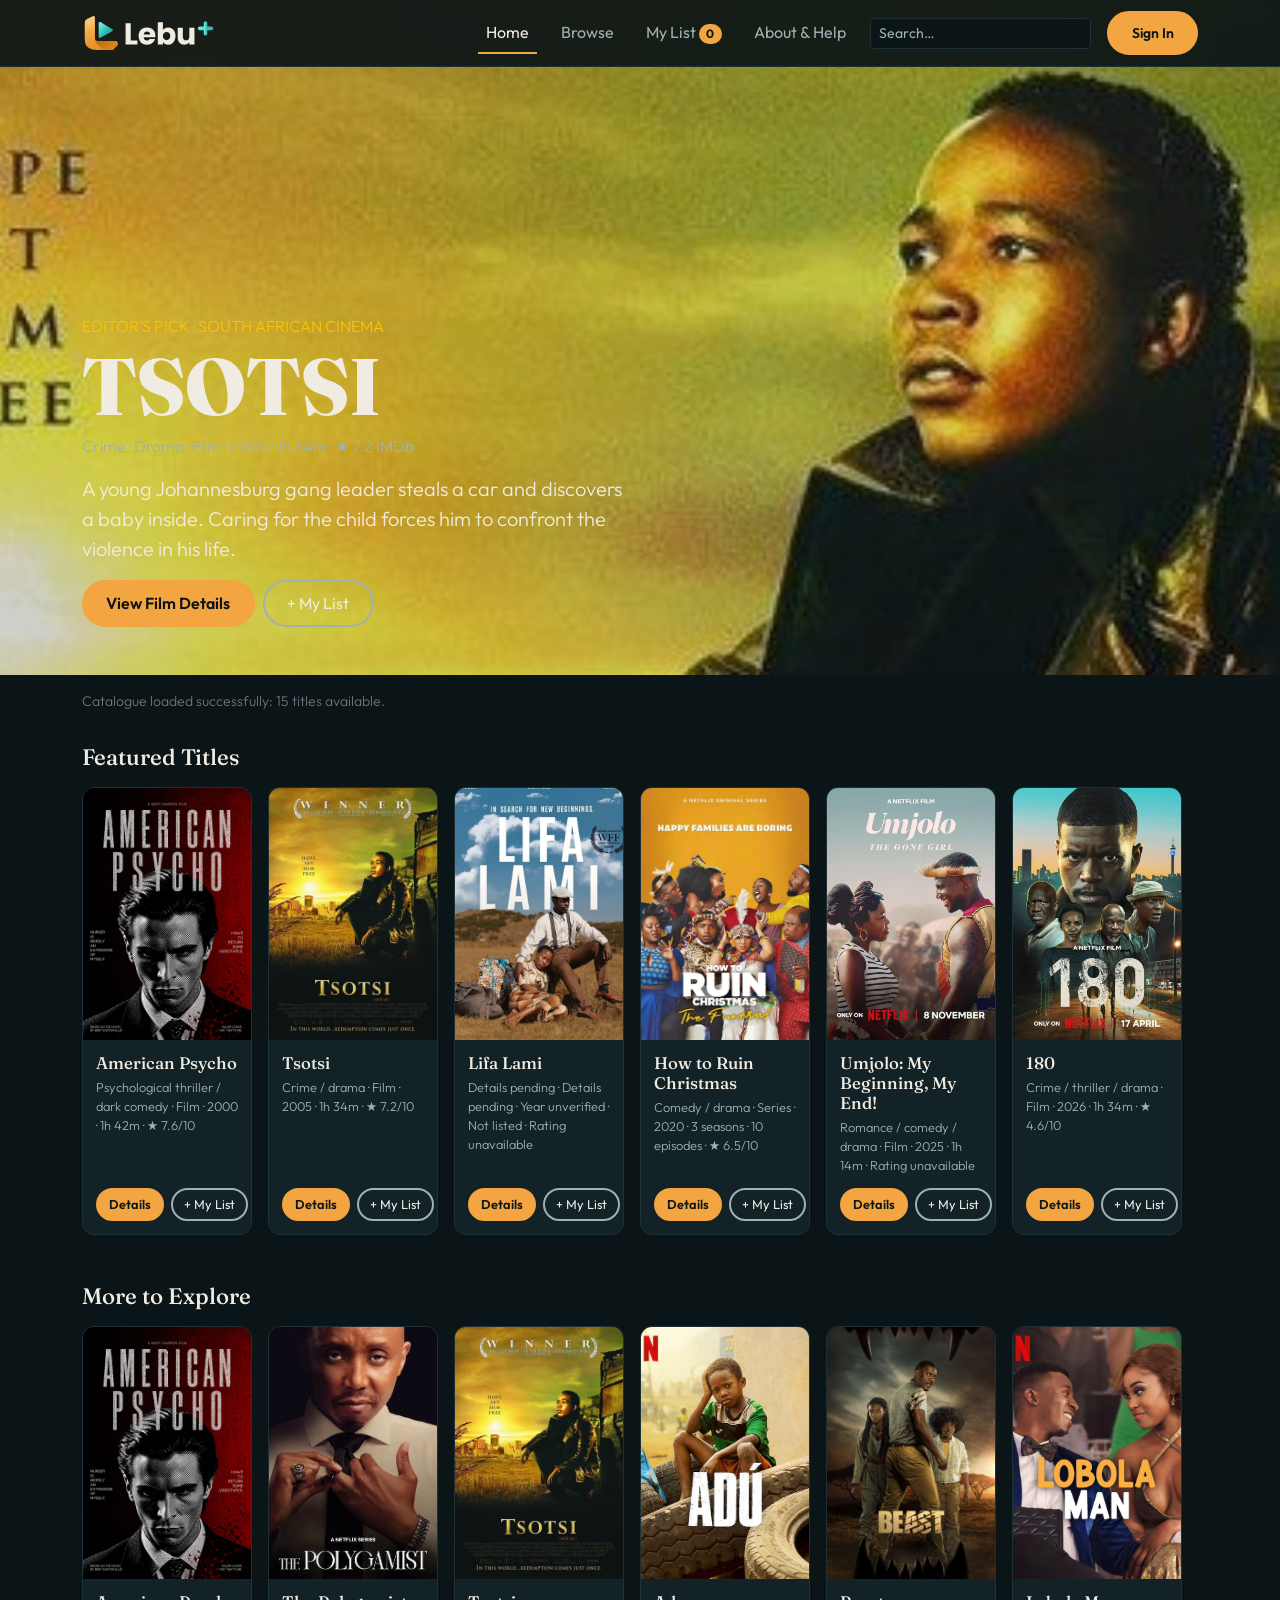
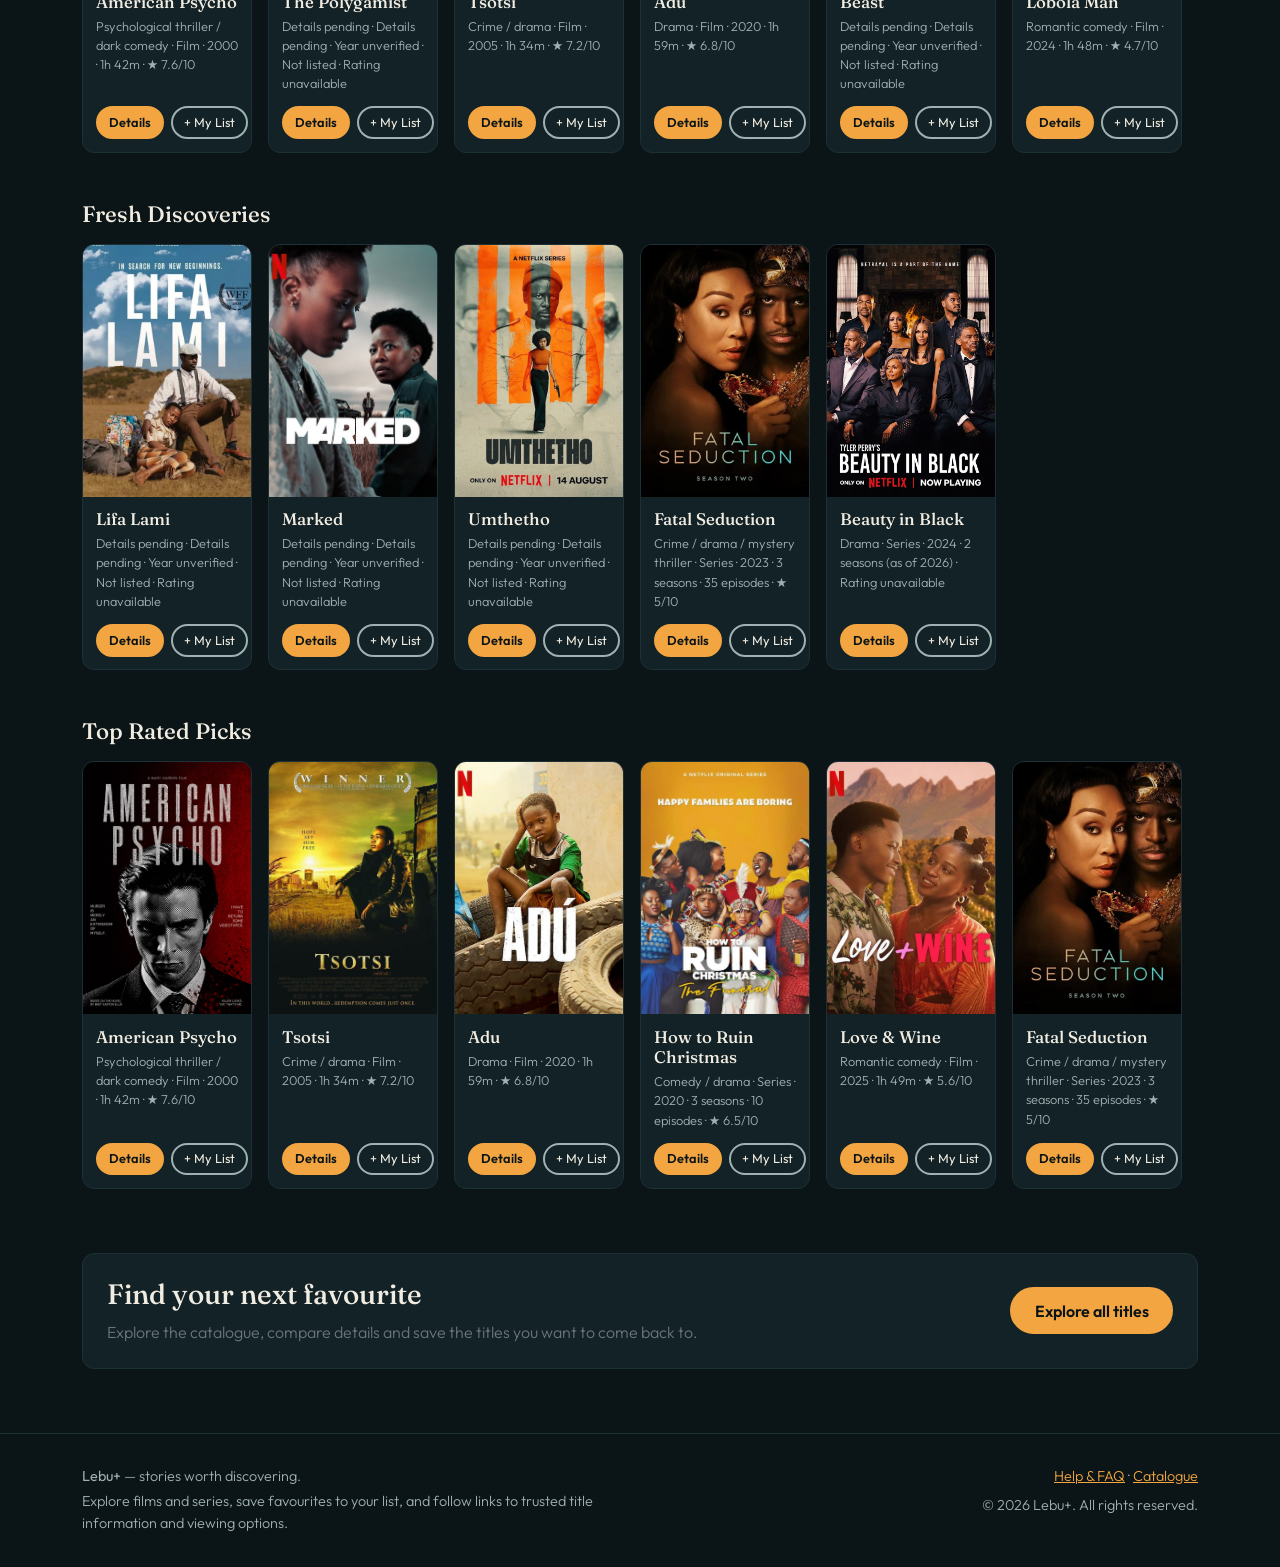
<file: index.html>
<!DOCTYPE html>
<html lang="en">
<head>
<meta charset="utf-8">
<meta name="viewport" content="width=device-width, initial-scale=1">
<title>Discover films, series and documentaries | Lebu+</title>
<meta name="description" content="Discover films and series with Lebu+. Explore titles, read verified details and find official information and viewing options.">
<link rel="icon" href="images/favicon.svg" type="image/svg+xml">
<link rel="stylesheet" href="https://cdn.jsdelivr.net/npm/bootstrap@5.3.3/dist/css/bootstrap.min.css">
<link rel="stylesheet" href="css/styles.css">
</head>
<body data-page="home">
<header>
  <nav id="site-nav" class="navbar navbar-expand-lg navbar-dark fixed-top" aria-label="Main navigation">
    <div class="container">
      <a class="navbar-brand brand" href="index.html"><img src="images/logo.svg" alt="Lebu+ – Stream More" height="40" style="width:auto"></a>
      <button class="navbar-toggler" type="button" data-bs-toggle="collapse" data-bs-target="#navLinks" aria-controls="navLinks" aria-expanded="false" aria-label="Toggle navigation"><span class="navbar-toggler-icon"></span></button>
      <div class="collapse navbar-collapse" id="navLinks">
        <ul class="navbar-nav ms-auto gap-lg-3"><li class="nav-item"><a class="nav-link active" href="index.html" aria-current="page">Home</a></li><li class="nav-item"><a class="nav-link" href="browse.html">Browse</a></li><li class="nav-item"><a class="nav-link" href="mylist.html">My List <span class="badge rounded-pill badge-count" id="list-count">0</span></a></li><li class="nav-item"><a class="nav-link" href="about.html">About & Help</a></li></ul>
        <form class="d-flex ms-lg-3 mt-2 mt-lg-0" action="browse.html" role="search">
          <label for="nav-search" class="visually-hidden">Search titles</label>
          <input id="nav-search" class="form-control form-control-sm" type="search" name="q" placeholder="Search…">
        </form>
        <a class="btn btn-lumora btn-sm ms-lg-3 mt-2 mt-lg-0" id="account-button" href="signin.html">Sign In</a>
      </div>
    </div>
  </nav>
</header>
<main id="main">
<section class="hero" aria-label="Featured title">
  <img class="hero-banner" src="tsotsi - Copy.jpg" alt="Tsotsi film artwork">
  <div class="container hero-content"><div class="row"><div class="col-lg-6 col-md-8">
    <p class="text-uppercase text-warning mb-2">Editor’s Pick · South African Cinema</p>
    <h1>TSOTSI</h1>
    <p class="meta">Crime · Drama · Film · 2005 · 1h 34m · ★ 7.2 IMDb</p>
    <p class="lead">A young Johannesburg gang leader steals a car and discovers a baby inside. Caring for the child forces him to confront the violence in his life.</p>
    <div class="d-flex flex-wrap gap-2 mt-3"><button class="btn btn-lumora" id="hero-details">View Film Details</button><button class="btn btn-ghost" id="hero-list" data-list-btn="3">+ My List</button></div>
  </div></div></div>
</section>
<div class="container">
<p id="catalogue-status" class="small text-secondary mt-3" role="status" aria-live="polite"></p>
<section aria-labelledby="row-trending-h"><h2 class="row-title" id="row-trending-h">Featured Titles</h2><div class="scroll-row" id="row-trending"></div></section>
<section aria-labelledby="row-popular-h"><h2 class="row-title" id="row-popular-h">More to Explore</h2><div class="scroll-row" id="row-popular"></div></section>
<section aria-labelledby="row-new-h"><h2 class="row-title" id="row-new-h">Fresh Discoveries</h2><div class="scroll-row" id="row-new"></div></section>
<section aria-labelledby="row-recommended-h"><h2 class="row-title" id="row-recommended-h">Top Rated Picks</h2><div class="scroll-row" id="row-recommended"></div></section>
<section class="panel mt-5 mb-5"><div class="row align-items-center g-3"><div class="col-md-8"><h2 class="h3 mb-2">Find your next favourite</h2><p class="text-secondary mb-0">Explore the catalogue, compare details and save the titles you want to come back to.</p></div><div class="col-md-4 text-md-end"><a class="btn btn-lumora" href="browse.html">Explore all titles</a></div></div></section>
</div>
</main>
<footer>
  <div class="container">
    <div class="row g-3">
      <div class="col-md-6"><p class="mb-1"><strong>Lebu+</strong> — stories worth discovering.</p>
      <p class="mb-0">Explore films and series, save favourites to your list, and follow links to trusted title information and viewing options.</p></div>
      <div class="col-md-6 text-md-end"><nav aria-label="Footer"><a href="about.html">Help &amp; FAQ</a> · <a href="browse.html">Catalogue</a></nav><p class="mt-2 mb-0">&copy; 2026 Lebu+. All rights reserved.</p></div>
    </div>
  </div>
</footer>
<div class="modal fade" id="details-modal" tabindex="-1" aria-labelledby="details-title" aria-hidden="true">
  <div class="modal-dialog modal-lg modal-dialog-centered modal-dialog-scrollable"><div class="modal-content">
    <div class="modal-header"><h2 class="modal-title h4" id="details-title">Title</h2><button type="button" class="btn-close btn-close-white" data-bs-dismiss="modal" aria-label="Close"></button></div>
    <div class="modal-body"></div>
  </div></div>
</div>

<div class="toast-container position-fixed bottom-0 end-0 p-3"><div id="app-toast" class="toast" role="status" aria-live="polite"><div class="toast-body"></div></div></div>
<script src="https://cdn.jsdelivr.net/npm/bootstrap@5.3.3/dist/js/bootstrap.bundle.min.js"></script>
<script src="js/data.js"></script>
<script src="js/app.js"></script>
</body>
</html>
</file>
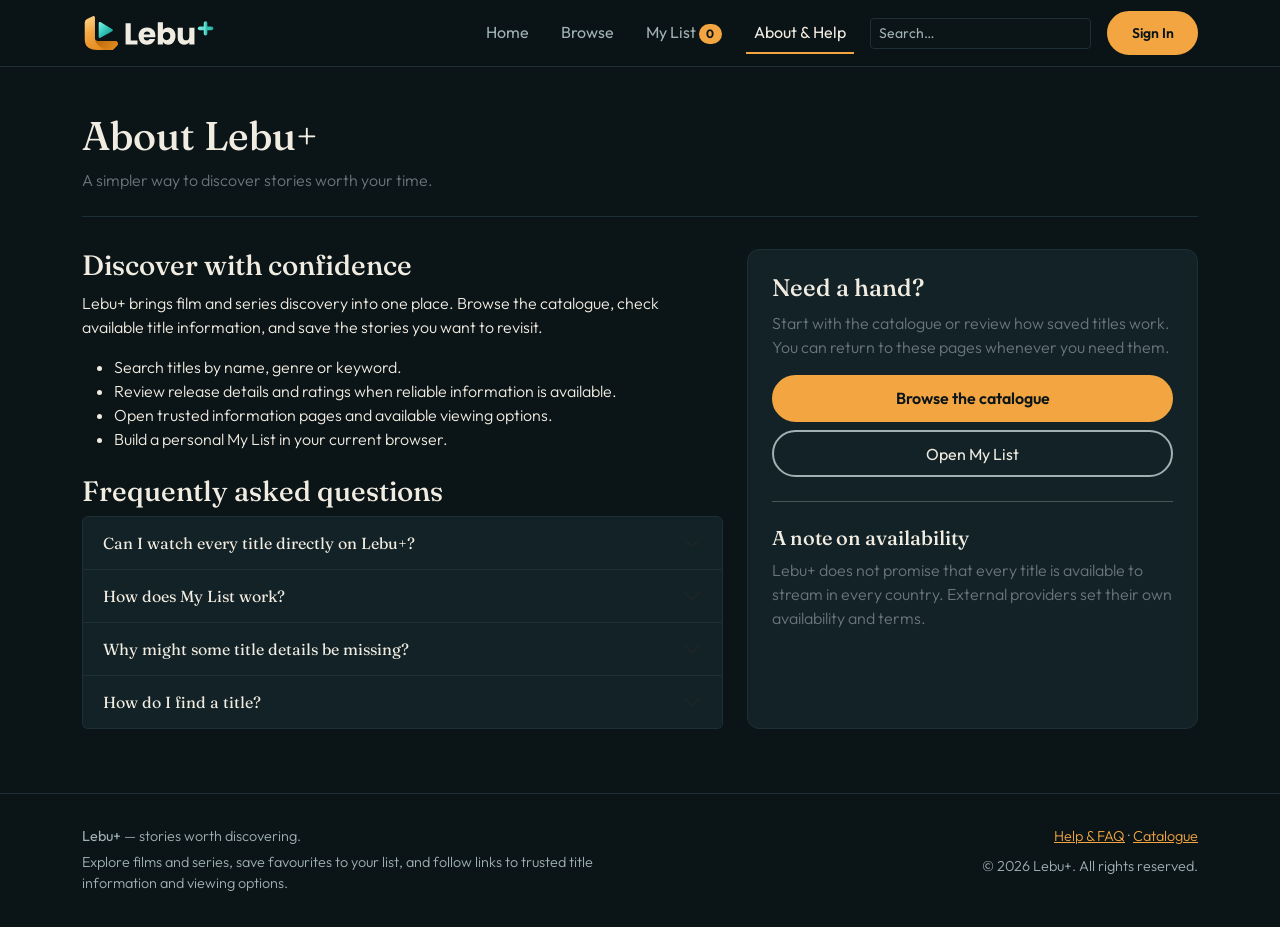
<file: about.html>
<!DOCTYPE html>
<html lang="en">
<head>
<meta charset="utf-8">
<meta name="viewport" content="width=device-width, initial-scale=1">
<title>About and Help | Lebu+</title>
<meta name="description" content="Discover films and series with Lebu+. Explore titles, read verified details and find official information and viewing options.">
<link rel="icon" href="images/favicon.svg" type="image/svg+xml">
<link rel="stylesheet" href="https://cdn.jsdelivr.net/npm/bootstrap@5.3.3/dist/css/bootstrap.min.css">
<link rel="stylesheet" href="css/styles.css">
</head>
<body data-page="about">
<header>
  <nav id="site-nav" class="navbar navbar-expand-lg navbar-dark fixed-top" aria-label="Main navigation">
    <div class="container">
      <a class="navbar-brand brand" href="index.html"><img src="images/logo.svg" alt="Lebu+ – Stream More" height="40" style="width:auto"></a>
      <button class="navbar-toggler" type="button" data-bs-toggle="collapse" data-bs-target="#navLinks" aria-controls="navLinks" aria-expanded="false" aria-label="Toggle navigation"><span class="navbar-toggler-icon"></span></button>
      <div class="collapse navbar-collapse" id="navLinks">
        <ul class="navbar-nav ms-auto gap-lg-3"><li class="nav-item"><a class="nav-link" href="index.html">Home</a></li><li class="nav-item"><a class="nav-link" href="browse.html">Browse</a></li><li class="nav-item"><a class="nav-link" href="mylist.html">My List <span class="badge rounded-pill badge-count" id="list-count">0</span></a></li><li class="nav-item"><a class="nav-link active" href="about.html" aria-current="page">About & Help</a></li></ul>
        <form class="d-flex ms-lg-3 mt-2 mt-lg-0" action="browse.html" role="search">
          <label for="nav-search" class="visually-hidden">Search titles</label>
          <input id="nav-search" class="form-control form-control-sm" type="search" name="q" placeholder="Search…">
        </form>
        <a class="btn btn-lumora btn-sm ms-lg-3 mt-2 mt-lg-0" id="account-button" href="signin.html">Sign In</a>
      </div>
    </div>
  </nav>
</header>
<main id="main">
<div class="container"><section class="page-head"><h1>About Lebu+</h1><p class="text-secondary mb-0">A simpler way to discover stories worth your time.</p></section>
<div class="row g-4">
<section class="col-lg-7"><h2 class="h3">Discover with confidence</h2><p>Lebu+ brings film and series discovery into one place. Browse the catalogue, check available title information, and save the stories you want to revisit.</p>
<ul><li>Search titles by name, genre or keyword.</li><li>Review release details and ratings when reliable information is available.</li><li>Open trusted information pages and available viewing options.</li><li>Build a personal My List in your current browser.</li></ul>
<h2 class="h3 mt-4">Frequently asked questions</h2>
<div class="accordion" id="faq">
<div class="accordion-item"><h3 class="accordion-header"><button class="accordion-button collapsed" type="button" data-bs-toggle="collapse" data-bs-target="#f0" aria-expanded="false" aria-controls="f0">Can I watch every title directly on Lebu+?</button></h3><div id="f0" class="accordion-collapse collapse" data-bs-parent="#faq"><div class="accordion-body">Lebu+ helps you discover titles and directs you to external information or provider pages. Whether a title can be streamed depends on the provider, your location and your subscription.</div></div></div>
<div class="accordion-item"><h3 class="accordion-header"><button class="accordion-button collapsed" type="button" data-bs-toggle="collapse" data-bs-target="#f1" aria-expanded="false" aria-controls="f1">How does My List work?</button></h3><div id="f1" class="accordion-collapse collapse" data-bs-parent="#faq"><div class="accordion-body">Your saved titles stay in this browser on this device. They are not synced to other devices or accounts, and clearing your browser data may remove them.</div></div></div>
<div class="accordion-item"><h3 class="accordion-header"><button class="accordion-button collapsed" type="button" data-bs-toggle="collapse" data-bs-target="#f2" aria-expanded="false" aria-controls="f2">Why might some title details be missing?</button></h3><div id="f2" class="accordion-collapse collapse" data-bs-parent="#faq"><div class="accordion-body">We avoid guessing ratings, release dates or plot details. When a title cannot be identified confidently, check the linked information page before relying on its details.</div></div></div>
<div class="accordion-item"><h3 class="accordion-header"><button class="accordion-button collapsed" type="button" data-bs-toggle="collapse" data-bs-target="#f3" aria-expanded="false" aria-controls="f3">How do I find a title?</button></h3><div id="f3" class="accordion-collapse collapse" data-bs-parent="#faq"><div class="accordion-body">Use Browse to search by title or keyword, then narrow the results with the available filters. Add titles to My List to find them again easily.</div></div></div>
</div></section>
<aside class="col-lg-5"><section class="panel h-100"><h2 class="h4">Need a hand?</h2><p class="text-secondary">Start with the catalogue or review how saved titles work. You can return to these pages whenever you need them.</p><div class="d-grid gap-2"><a href="browse.html" class="btn btn-lumora">Browse the catalogue</a><a href="mylist.html" class="btn btn-ghost">Open My List</a></div><hr class="my-4"><h3 class="h5">A note on availability</h3><p class="mb-0 text-secondary">Lebu+ does not promise that every title is available to stream in every country. External providers set their own availability and terms.</p></section></aside></div></div>
</main>
<footer>
  <div class="container">
    <div class="row g-3">
      <div class="col-md-6"><p class="mb-1"><strong>Lebu+</strong> — stories worth discovering.</p>
      <p class="mb-0">Explore films and series, save favourites to your list, and follow links to trusted title information and viewing options.</p></div>
      <div class="col-md-6 text-md-end"><nav aria-label="Footer"><a href="about.html">Help &amp; FAQ</a> · <a href="browse.html">Catalogue</a></nav><p class="mt-2 mb-0">&copy; 2026 Lebu+. All rights reserved.</p></div>
    </div>
  </div>
</footer>
<div class="modal fade" id="details-modal" tabindex="-1" aria-labelledby="details-title" aria-hidden="true">
  <div class="modal-dialog modal-lg modal-dialog-centered modal-dialog-scrollable"><div class="modal-content">
    <div class="modal-header"><h2 class="modal-title h4" id="details-title">Title</h2><button type="button" class="btn-close btn-close-white" data-bs-dismiss="modal" aria-label="Close"></button></div>
    <div class="modal-body"></div>
  </div></div>
</div>

<div class="toast-container position-fixed bottom-0 end-0 p-3"><div id="app-toast" class="toast" role="status" aria-live="polite"><div class="toast-body"></div></div></div>
<script src="https://cdn.jsdelivr.net/npm/bootstrap@5.3.3/dist/js/bootstrap.bundle.min.js"></script>
<script src="js/data.js"></script>
<script src="js/app.js"></script>
</body>
</html>
</file>
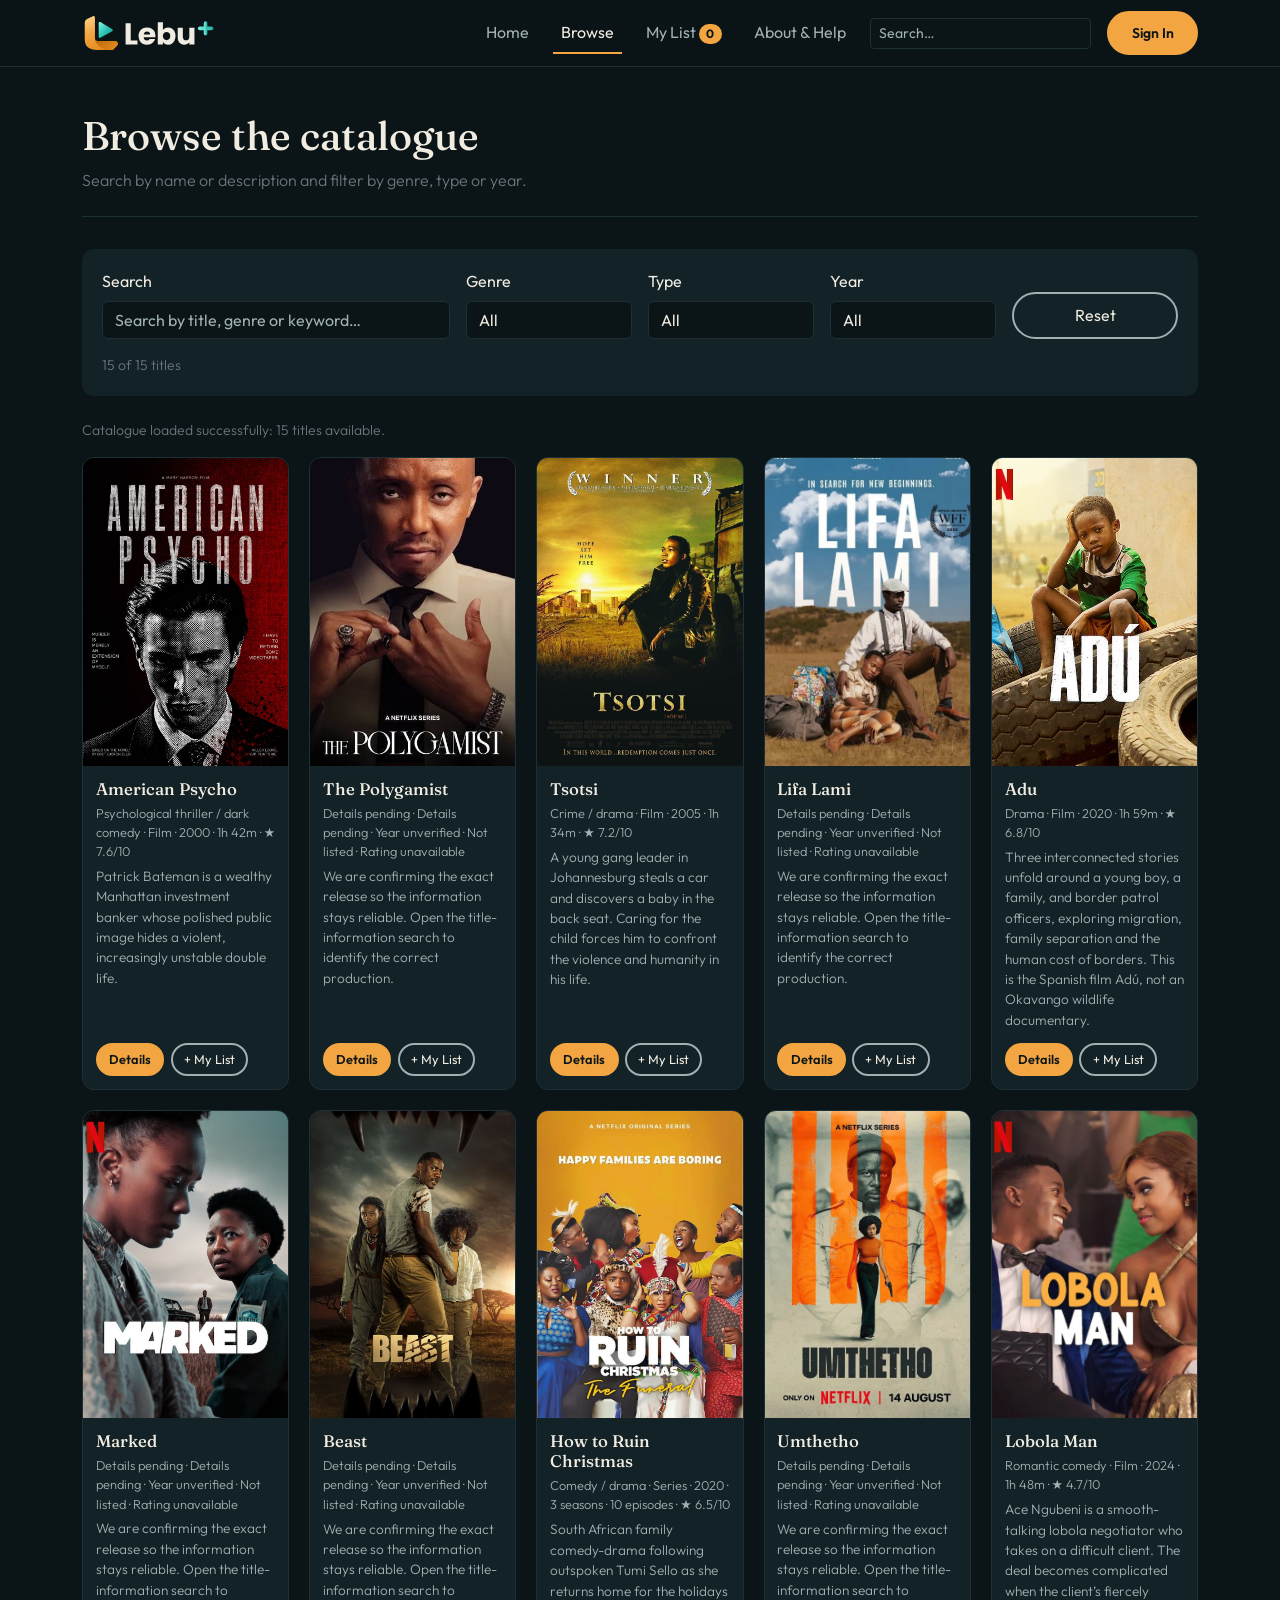
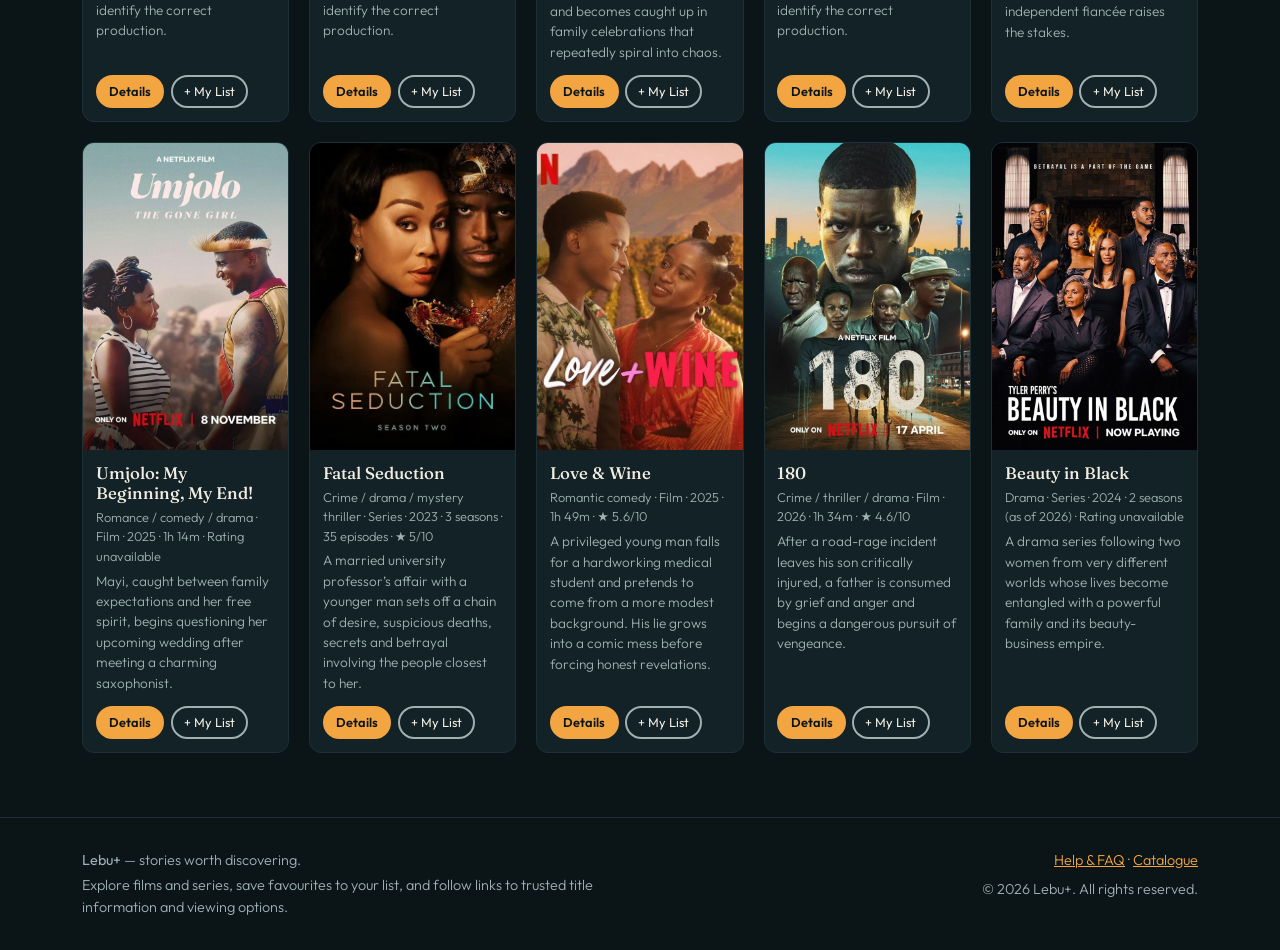
<file: browse.html>
<!DOCTYPE html>
<html lang="en">
<head>
<meta charset="utf-8">
<meta name="viewport" content="width=device-width, initial-scale=1">
<title>Browse the catalogue | Lebu+</title>
<meta name="description" content="Discover films and series with Lebu+. Explore titles, read verified details and find official information and viewing options.">
<link rel="icon" href="images/favicon.svg" type="image/svg+xml">
<link rel="stylesheet" href="https://cdn.jsdelivr.net/npm/bootstrap@5.3.3/dist/css/bootstrap.min.css">
<link rel="stylesheet" href="css/styles.css">
</head>
<body data-page="browse">
<header>
  <nav id="site-nav" class="navbar navbar-expand-lg navbar-dark fixed-top" aria-label="Main navigation">
    <div class="container">
      <a class="navbar-brand brand" href="index.html"><img src="images/logo.svg" alt="Lebu+ – Stream More" height="40" style="width:auto"></a>
      <button class="navbar-toggler" type="button" data-bs-toggle="collapse" data-bs-target="#navLinks" aria-controls="navLinks" aria-expanded="false" aria-label="Toggle navigation"><span class="navbar-toggler-icon"></span></button>
      <div class="collapse navbar-collapse" id="navLinks">
        <ul class="navbar-nav ms-auto gap-lg-3"><li class="nav-item"><a class="nav-link" href="index.html">Home</a></li><li class="nav-item"><a class="nav-link active" href="browse.html" aria-current="page">Browse</a></li><li class="nav-item"><a class="nav-link" href="mylist.html">My List <span class="badge rounded-pill badge-count" id="list-count">0</span></a></li><li class="nav-item"><a class="nav-link" href="about.html">About & Help</a></li></ul>
        <form class="d-flex ms-lg-3 mt-2 mt-lg-0" action="browse.html" role="search">
          <label for="nav-search" class="visually-hidden">Search titles</label>
          <input id="nav-search" class="form-control form-control-sm" type="search" name="q" placeholder="Search…">
        </form>
        <a class="btn btn-lumora btn-sm ms-lg-3 mt-2 mt-lg-0" id="account-button" href="signin.html">Sign In</a>
      </div>
    </div>
  </nav>
</header>
<main id="main">
<div class="container"><section class="page-head"><h1>Browse the catalogue</h1><p class="text-secondary mb-0">Search by name or description and filter by genre, type or year.</p></section>
<section class="filters" aria-label="Search and filters"><div class="row g-3 align-items-end">
  <div class="col-12 col-md-4"><label for="search" class="form-label">Search</label><input id="search" type="search" class="form-control" placeholder="Search by title, genre or keyword…"></div>
  <div class="col-6 col-md-2"><label for="genre" class="form-label">Genre</label><select id="genre" class="form-select"><option value="all">All</option></select></div>
  <div class="col-6 col-md-2"><label for="type" class="form-label">Type</label><select id="type" class="form-select"><option value="all">All</option></select></div>
  <div class="col-6 col-md-2"><label for="year" class="form-label">Year</label><select id="year" class="form-select"><option value="all">All</option></select></div>
  <div class="col-6 col-md-2"><button id="reset" class="btn btn-ghost w-100">Reset</button></div>
</div><p id="result-count" class="text-secondary small mt-3 mb-0" aria-live="polite"></p></section>
<section aria-label="Results"><p id="catalogue-status" class="small text-secondary" role="status" aria-live="polite"></p><div id="catalogue" class="catalogue-grid"></div></section></div>
</main>
<footer>
  <div class="container">
    <div class="row g-3">
      <div class="col-md-6"><p class="mb-1"><strong>Lebu+</strong> — stories worth discovering.</p>
      <p class="mb-0">Explore films and series, save favourites to your list, and follow links to trusted title information and viewing options.</p></div>
      <div class="col-md-6 text-md-end"><nav aria-label="Footer"><a href="about.html">Help &amp; FAQ</a> · <a href="browse.html">Catalogue</a></nav><p class="mt-2 mb-0">&copy; 2026 Lebu+. All rights reserved.</p></div>
    </div>
  </div>
</footer>
<div class="modal fade" id="details-modal" tabindex="-1" aria-labelledby="details-title" aria-hidden="true">
  <div class="modal-dialog modal-lg modal-dialog-centered modal-dialog-scrollable"><div class="modal-content">
    <div class="modal-header"><h2 class="modal-title h4" id="details-title">Title</h2><button type="button" class="btn-close btn-close-white" data-bs-dismiss="modal" aria-label="Close"></button></div>
    <div class="modal-body"></div>
  </div></div>
</div>

<div class="toast-container position-fixed bottom-0 end-0 p-3"><div id="app-toast" class="toast" role="status" aria-live="polite"><div class="toast-body"></div></div></div>
<script src="https://cdn.jsdelivr.net/npm/bootstrap@5.3.3/dist/js/bootstrap.bundle.min.js"></script>
<script src="js/data.js"></script>
<script src="js/app.js"></script>
</body>
</html>
</file>
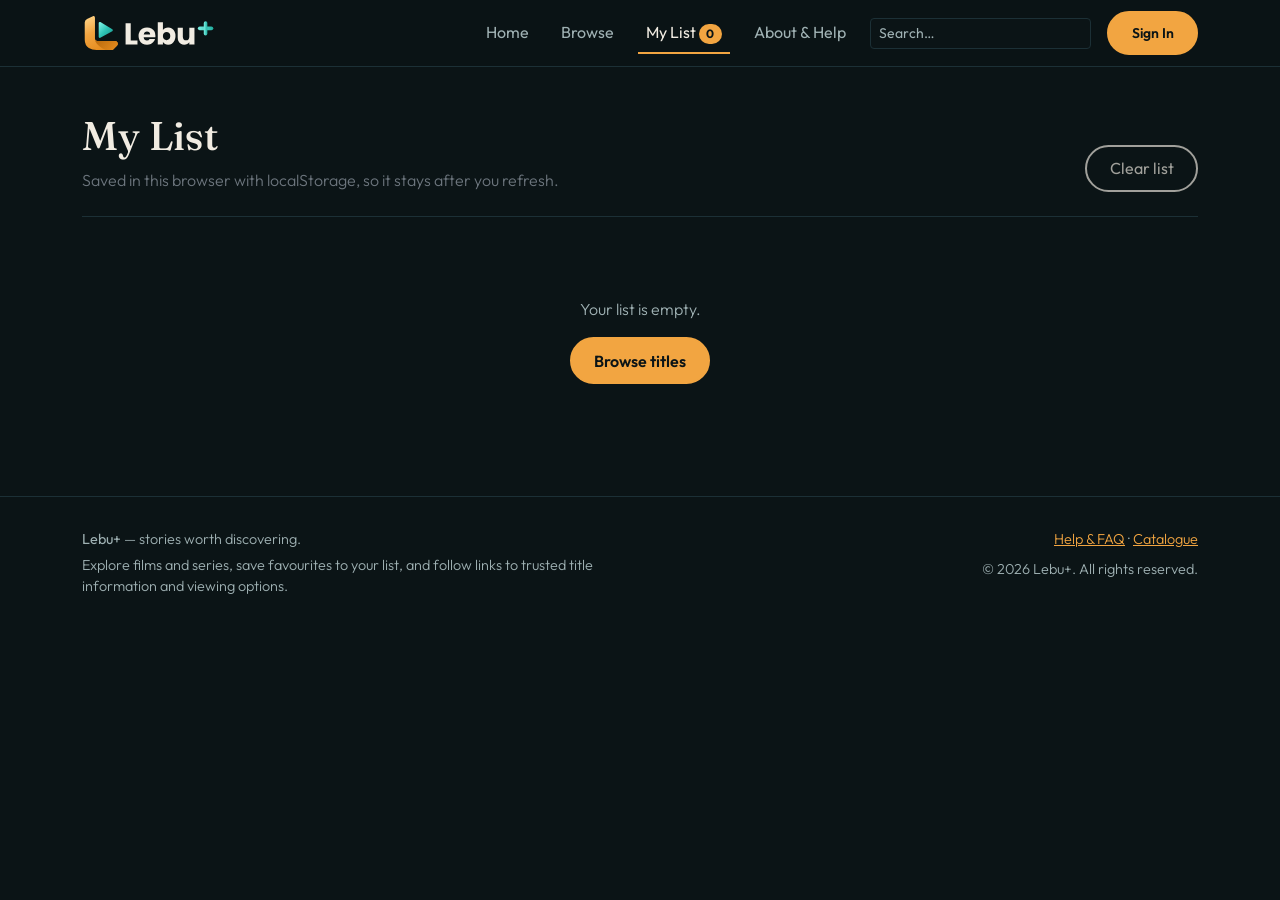
<file: mylist.html>
<!DOCTYPE html>
<html lang="en">
<head>
<meta charset="utf-8">
<meta name="viewport" content="width=device-width, initial-scale=1">
<title>My List | Lebu+</title>
<meta name="description" content="Discover films and series with Lebu+. Explore titles, read verified details and find official information and viewing options.">
<link rel="icon" href="images/favicon.svg" type="image/svg+xml">
<link rel="stylesheet" href="https://cdn.jsdelivr.net/npm/bootstrap@5.3.3/dist/css/bootstrap.min.css">
<link rel="stylesheet" href="css/styles.css">
</head>
<body data-page="mylist">
<header>
  <nav id="site-nav" class="navbar navbar-expand-lg navbar-dark fixed-top" aria-label="Main navigation">
    <div class="container">
      <a class="navbar-brand brand" href="index.html"><img src="images/logo.svg" alt="Lebu+ – Stream More" height="40" style="width:auto"></a>
      <button class="navbar-toggler" type="button" data-bs-toggle="collapse" data-bs-target="#navLinks" aria-controls="navLinks" aria-expanded="false" aria-label="Toggle navigation"><span class="navbar-toggler-icon"></span></button>
      <div class="collapse navbar-collapse" id="navLinks">
        <ul class="navbar-nav ms-auto gap-lg-3"><li class="nav-item"><a class="nav-link" href="index.html">Home</a></li><li class="nav-item"><a class="nav-link" href="browse.html">Browse</a></li><li class="nav-item"><a class="nav-link active" href="mylist.html" aria-current="page">My List <span class="badge rounded-pill badge-count" id="list-count">0</span></a></li><li class="nav-item"><a class="nav-link" href="about.html">About & Help</a></li></ul>
        <form class="d-flex ms-lg-3 mt-2 mt-lg-0" action="browse.html" role="search">
          <label for="nav-search" class="visually-hidden">Search titles</label>
          <input id="nav-search" class="form-control form-control-sm" type="search" name="q" placeholder="Search…">
        </form>
        <a class="btn btn-lumora btn-sm ms-lg-3 mt-2 mt-lg-0" id="account-button" href="signin.html">Sign In</a>
      </div>
    </div>
  </nav>
</header>
<main id="main">
<div class="container"><section class="page-head d-flex flex-wrap justify-content-between align-items-end gap-3"><div><h1>My List</h1><p class="text-secondary mb-0">Saved in this browser with localStorage, so it stays after you refresh.</p></div><button id="clear-list" class="btn btn-ghost">Clear list</button></section>
<section aria-label="Saved titles"><div id="mylist" class="catalogue-grid"></div></section></div>
</main>
<footer>
  <div class="container">
    <div class="row g-3">
      <div class="col-md-6"><p class="mb-1"><strong>Lebu+</strong> — stories worth discovering.</p>
      <p class="mb-0">Explore films and series, save favourites to your list, and follow links to trusted title information and viewing options.</p></div>
      <div class="col-md-6 text-md-end"><nav aria-label="Footer"><a href="about.html">Help &amp; FAQ</a> · <a href="browse.html">Catalogue</a></nav><p class="mt-2 mb-0">&copy; 2026 Lebu+. All rights reserved.</p></div>
    </div>
  </div>
</footer>
<div class="modal fade" id="details-modal" tabindex="-1" aria-labelledby="details-title" aria-hidden="true">
  <div class="modal-dialog modal-lg modal-dialog-centered modal-dialog-scrollable"><div class="modal-content">
    <div class="modal-header"><h2 class="modal-title h4" id="details-title">Title</h2><button type="button" class="btn-close btn-close-white" data-bs-dismiss="modal" aria-label="Close"></button></div>
    <div class="modal-body"></div>
  </div></div>
</div>

<div class="toast-container position-fixed bottom-0 end-0 p-3"><div id="app-toast" class="toast" role="status" aria-live="polite"><div class="toast-body"></div></div></div>
<script src="https://cdn.jsdelivr.net/npm/bootstrap@5.3.3/dist/js/bootstrap.bundle.min.js"></script>
<script src="js/data.js"></script>
<script src="js/app.js"></script>
</body>
</html>
</file>
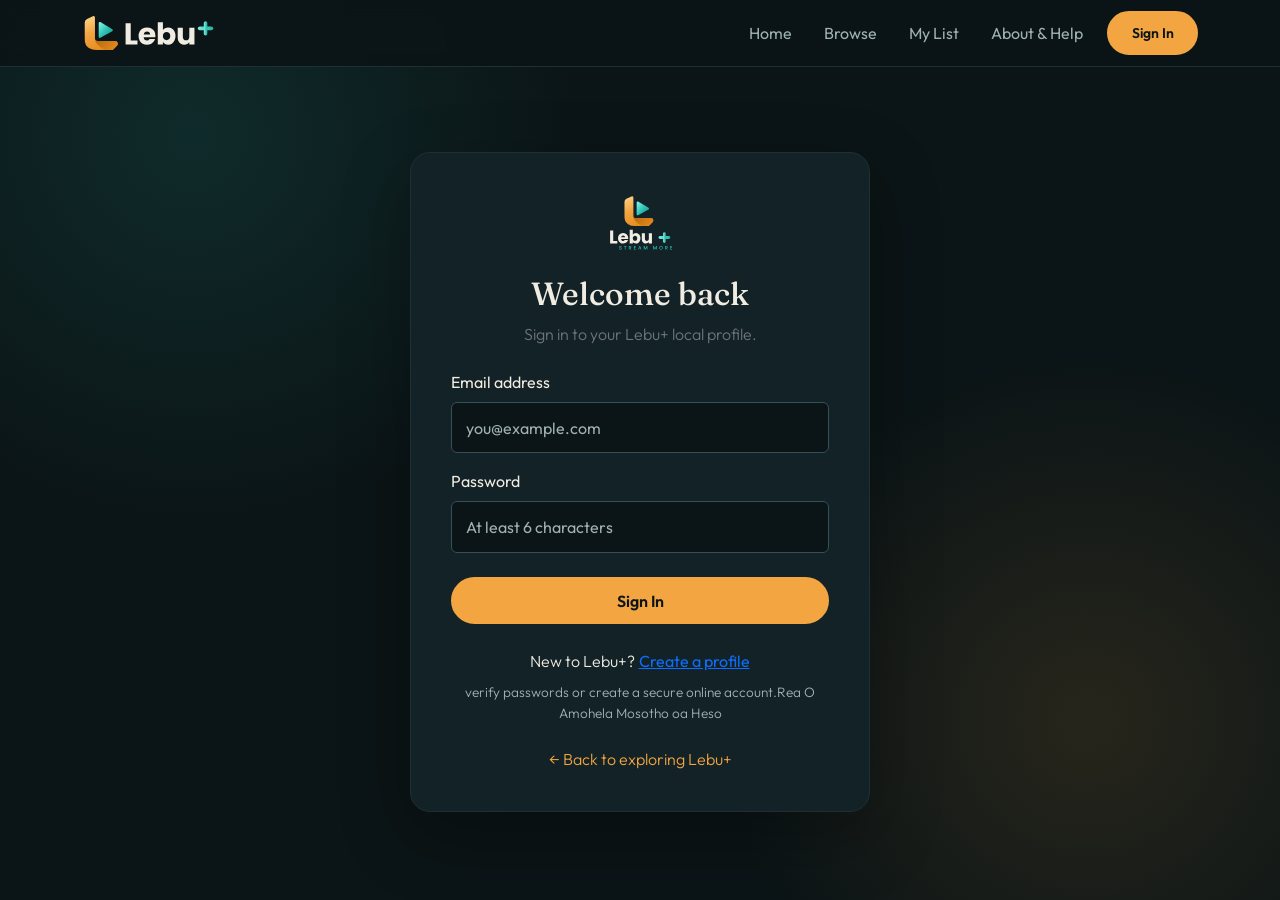
<file: signin.html>
<!DOCTYPE html>
<html lang="en">
<head>
<meta charset="utf-8">
<meta name="viewport" content="width=device-width, initial-scale=1">
<title>Sign In | Lebu+</title>
<meta name="description" content="Sign in or create a local profile for your Lebu+ browsing experience.">
<link rel="icon" href="images/favicon.svg" type="image/svg+xml">
<link rel="stylesheet" href="https://cdn.jsdelivr.net/npm/bootstrap@5.3.3/dist/css/bootstrap.min.css">
<link rel="stylesheet" href="css/styles.css">
<style>
.auth-page{min-height:100vh;display:flex;align-items:center;justify-content:center;padding:7rem 1rem 3rem;background:radial-gradient(circle at 15% 15%,rgba(46,196,182,.13),transparent 30%),radial-gradient(circle at 85% 80%,rgba(242,165,65,.12),transparent 28%),var(--bg)}
.auth-card{width:100%;max-width:460px;background:var(--surface);border:1px solid var(--surface-2);border-radius:1.25rem;padding:clamp(1.5rem,5vw,2.5rem);box-shadow:0 24px 70px rgba(0,0,0,.28)}
.auth-card .form-control{background:#0b1416;color:var(--text);border-color:#355057;padding:.8rem .9rem}
.auth-card .form-control:focus{border-color:var(--accent-2);box-shadow:0 0 0 .2rem rgba(46,196,182,.18)}
.auth-card .form-label{font-weight:400}.auth-logo{display:block;width:150px;max-height:60px;object-fit:contain;margin:0 auto 1.4rem}.auth-note{font-size:.85rem;color:var(--muted)}
</style>
</head>
<body>
<header><nav id="site-nav" class="navbar navbar-expand-lg navbar-dark fixed-top" aria-label="Main navigation"><div class="container">
<a class="navbar-brand brand" href="index.html"><img src="images/logo.svg" alt="Lebu+" height="40" style="width:auto"></a>
<button class="navbar-toggler" type="button" data-bs-toggle="collapse" data-bs-target="#navLinks" aria-controls="navLinks" aria-expanded="false" aria-label="Toggle navigation"><span class="navbar-toggler-icon"></span></button>
<div class="collapse navbar-collapse" id="navLinks"><ul class="navbar-nav ms-auto gap-lg-3"><li class="nav-item"><a class="nav-link" href="index.html">Home</a></li><li class="nav-item"><a class="nav-link" href="browse.html">Browse</a></li><li class="nav-item"><a class="nav-link" href="mylist.html">My List</a></li><li class="nav-item"><a class="nav-link" href="about.html">About &amp; Help</a></li></ul><a class="btn btn-lumora btn-sm ms-lg-3 mt-2 mt-lg-0" id="account-button" href="signin.html" aria-current="page">Sign In</a></div>
</div></nav></header>
<main class="auth-page"><section class="auth-card" aria-labelledby="auth-title">
<img class="auth-logo" src="images/logo-full.svg" alt="Lebu+ — Stories worth discovering">
<h1 class="h2 text-center mb-2" id="auth-title">Welcome back</h1><p class="text-secondary text-center mb-4" id="auth-subtitle">Sign in to your Lebu+ local profile.</p>
<div id="auth-message" class="alert d-none" role="status" aria-live="polite"></div>
<form id="auth-form">
<div class="mb-3" id="name-field"><label for="full-name" class="form-label">Full name</label><input class="form-control" id="full-name" name="name" autocomplete="name" minlength="2" maxlength="60" placeholder="Your name"></div>
<div class="mb-3"><label for="email" class="form-label">Email address</label><input class="form-control" id="email" name="email" type="email" autocomplete="email" required maxlength="120" placeholder="you@example.com"></div>
<div class="mb-3"><label for="password" class="form-label">Password</label><input class="form-control" id="password" name="password" type="password" autocomplete="current-password" required minlength="6" placeholder="At least 6 characters"></div>
<button class="btn btn-lumora w-100 mt-2" type="submit" id="submit-button">Sign In</button>
</form>
<p class="text-center mt-4 mb-2"><span id="switch-prompt">New to Lebu+?</span> <button class="btn btn-link p-0 align-baseline" type="button" id="switch-mode">Create a profile</button></p>
<p class="auth-note text-center mb-0">verify passwords or create a secure online account.Rea O Amohela Mosotho oa Heso</p>
<div class="text-center mt-4"><a href="index.html" class="text-decoration-none">← Back to exploring Lebu+</a></div>
</section></main>
<script>
(() => {
 const KEY='lebu-plus-profile';
 const form=document.getElementById('auth-form'), nameInput=document.getElementById('full-name'), nameField=document.getElementById('name-field');
 const email=document.getElementById('email'), password=document.getElementById('password');
 const title=document.getElementById('auth-title'), subtitle=document.getElementById('auth-subtitle'), submit=document.getElementById('submit-button');
 const accountButton=document.getElementById('account-button');
 function updateAccountButton(profile){ if(accountButton) accountButton.textContent=profile && profile.name ? 'Hi, '+profile.name.trim().split(/\s+/)[0] : 'Sign In'; }
 try { updateAccountButton(JSON.parse(localStorage.getItem(KEY))); } catch(e) { updateAccountButton(null); }
 const switchPrompt=document.getElementById('switch-prompt'), switchButton=document.getElementById('switch-mode'), message=document.getElementById('auth-message');
 let mode='signin';
 try { const profile=JSON.parse(localStorage.getItem(KEY)); if(profile){email.value=profile.email||''; nameInput.value=profile.name||'';} } catch(e) {}
 function setMode(next){mode=next; const creating=mode==='create'; nameField.classList.toggle('d-none',!creating); nameInput.required=creating; password.autocomplete=creating?'new-password':'current-password'; title.textContent=creating?'Create your Lebu+ profile':'Welcome back'; subtitle.textContent=creating?'Set up a local profile for this browser.':'Sign in to your Lebu+ local profile.'; submit.textContent=creating?'Create Profile':'Sign In'; switchPrompt.textContent=creating?'Already have a profile?':'New to Lebu+?'; switchButton.textContent=creating?'Sign in':'Create a profile'; message.classList.add('d-none'); }
 switchButton.addEventListener('click',()=>setMode(mode==='signin'?'create':'signin'));
 form.addEventListener('submit',e=>{e.preventDefault(); if(!form.reportValidity())return; let profile=null; try{profile=JSON.parse(localStorage.getItem(KEY));}catch(e){}
   if(mode==='signin' && profile && profile.email.toLowerCase()!==email.value.trim().toLowerCase()){message.className='alert alert-warning';message.textContent='That email does not match the local profile saved in this browser. Try the saved email or create a new profile.';return;}
   if(mode==='signin' && !profile){message.className='alert alert-info';message.textContent='No local profile was found in this browser yet. Choose “Create a profile” to set one up.';return;}
   const name=mode==='create'?nameInput.value.trim():profile.name;
   const next={name:name||email.value.trim().split('@')[0],email:email.value.trim()};
   localStorage.setItem(KEY,JSON.stringify(next));
   updateAccountButton(next);
   message.className='alert alert-success';message.textContent=`Welcome${next.name?' '+next.name.split(' ')[0]:''}! Your local profile is ready.`;
   password.value='';submit.textContent='Profile Saved';
   setTimeout(()=>{window.location.href='index.html';},1000);
 });
 setMode('signin');
})();
</script>
</body></html>
</file>
<file: css/styles.css>
/* Lebu+ — external stylesheet */
@import url("https://fonts.googleapis.com/css2?family=Fraunces:wght@600;800&family=Outfit:wght@300;400;600&display=swap");

:root {
  --bg: #0b1416;
  --surface: #132226;
  --surface-2: #1c3036;
  --text: #f1ece2;
  --muted: #9fb1b3;
  --accent: #f2a541;
  --accent-2: #2ec4b6;
  --radius: 12px;
}

* { box-sizing: border-box; }
html, body { overflow-x: hidden; }
body {
  margin: 0;
  background: var(--bg);
  color: var(--text);
  font-family: "Outfit", system-ui, sans-serif;
  font-weight: 300;
}
h1, h2, h3, .brand { font-family: "Fraunces", Georgia, serif; }
a { color: var(--accent); }
a:hover, a:focus { color: var(--accent-2); }
:focus-visible { outline: 3px solid var(--accent-2); outline-offset: 2px; }

/* Navbar */
#site-nav { background: rgba(11, 20, 22, 0.92); backdrop-filter: blur(8px); border-bottom: 1px solid var(--surface-2); }
.brand { color: var(--text) !important; font-size: 1.6rem; letter-spacing: 2px; display: flex; align-items: center; gap: .5rem; }
.brand b { color: var(--accent); font-weight: inherit; }
.navbar .nav-link { color: var(--muted); font-weight: 400; }
.navbar .nav-link:hover, .navbar .nav-link.active { color: var(--text); border-bottom: 2px solid var(--accent); }
.badge-count { background: var(--accent); color: var(--bg); }

/* Hero */
.hero {
  position: relative;
  isolation: isolate;
  overflow: hidden;
  min-height: 75vh;
  display: flex;
  align-items: flex-end;
  padding: 6rem 0 3rem;
  background:
    linear-gradient(90deg, var(--bg) 25%, rgba(11,20,22,.4) 70%, rgba(11,20,22,.1)),
    linear-gradient(0deg, var(--bg), transparent 40%),
    radial-gradient(circle at 80% 35%, rgba(242,165,65,.55), transparent 30%),
    radial-gradient(circle at 60% 70%, rgba(46,196,182,.25), transparent 35%),
    var(--surface);
}
.hero-banner {
  position: absolute;
  inset: 0;
  z-index: 0;
  width: 100%;
  height: 100%;
  object-fit: cover;
  object-position: center;
  opacity: .82;
}
.hero-content { position: relative; z-index: 1; }
.hero h1 { font-size: clamp(2.5rem, 7vw, 5rem); font-weight: 800; line-height: 1; }
.hero .meta { color: var(--muted); }
.page-head { padding: 7rem 0 1.5rem; border-bottom: 1px solid var(--surface-2); margin-bottom: 2rem; }

/* Buttons */
.btn-lumora { background: var(--accent); color: var(--bg); font-weight: 600; border: 2px solid var(--accent); border-radius: 999px; padding: .6rem 1.4rem; }
.btn-lumora:hover, .btn-lumora:focus { background: transparent; color: var(--accent); }
.btn-ghost { background: transparent; color: var(--text); border: 2px solid var(--muted); border-radius: 999px; padding: .6rem 1.4rem; }
.btn-ghost:hover, .btn-ghost:focus { border-color: var(--text); color: var(--text); background: var(--surface-2); }

/* Rows: Flexbox horizontal scroll */
.row-title { font-size: 1.4rem; margin: 2rem 0 1rem; }
.scroll-row { display: flex; gap: 1rem; overflow-x: auto; padding-bottom: 1rem; scroll-snap-type: x mandatory; }
.scroll-row .title-card { flex: 0 0 170px; scroll-snap-align: start; }

/* Catalogue: CSS Grid */
.catalogue-grid { display: grid; grid-template-columns: repeat(auto-fill, minmax(200px, 1fr)); gap: 1.25rem; }

/* Title cards */
.title-card {
  background: var(--surface);
  border: 1px solid var(--surface-2);
  border-radius: var(--radius);
  overflow: hidden;
  margin: 0;
  padding: 0;
  transition: transform .25s ease, box-shadow .25s ease, border-color .25s;
  cursor: pointer;
  display: flex;
  flex-direction: column;
}
.title-card:hover, .title-card:focus-within { transform: translateY(-6px); border-color: var(--accent); box-shadow: 0 12px 30px rgba(0,0,0,.5); }
.title-card img { width: 100%; aspect-ratio: 2 / 3; object-fit: cover; display: block; }
.title-card .card-body { padding: .8rem; flex: 1; display: flex; flex-direction: column; gap: .3rem; }
.title-card h3 { font-size: 1.05rem; margin: 0; }
.title-card .meta { font-size: .8rem; color: var(--muted); }
.title-card p { font-size: .85rem; color: var(--muted); margin: 0; }
.title-card .card-actions { margin-top: auto; display: flex; gap: .4rem; padding-top: .5rem; }
.title-card .btn { font-size: .8rem; padding: .3rem .7rem; white-space: nowrap; }
.scroll-row .title-card p { display: none; }

/* Filters */
.filters { background: var(--surface); border-radius: var(--radius); padding: 1.25rem; margin-bottom: 1.5rem; }
.form-control, .form-select { background: var(--bg); color: var(--text); border: 1px solid var(--surface-2); }
.form-control:focus, .form-select:focus { background: var(--bg); color: var(--text); border-color: var(--accent); box-shadow: 0 0 0 .2rem rgba(242,165,65,.25); }
.form-control::placeholder { color: var(--muted); }
.form-label { color: var(--text); font-weight: 400; }

/* Panels */
.panel { background: var(--surface); border: 1px solid var(--surface-2); border-radius: var(--radius); padding: 1.5rem; }

.empty-state { text-align: center; padding: 3rem 1rem; color: var(--muted); }

/* Modal */
.modal-content { background: var(--surface); color: var(--text); border: 1px solid var(--surface-2); }
.modal-header, .modal-footer { border-color: var(--surface-2); }
.ratio iframe { border-radius: 8px; }

/* Accordion */
.accordion-item { background: var(--surface); color: var(--text); border-color: var(--surface-2); }
.accordion-button { background: var(--surface); color: var(--text); }
.accordion-button:not(.collapsed) { background: var(--surface-2); color: var(--accent); }

/* Toast */
.toast { background: var(--surface-2); color: var(--text); }

footer { border-top: 1px solid var(--surface-2); color: var(--muted); padding: 2rem 0; margin-top: 4rem; font-size: .9rem; }

/* Media queries */
@media (max-width: 991px) {
}
@media (max-width: 576px) {
  .hero { min-height: 60vh; padding-top: 5rem; background: linear-gradient(0deg, var(--bg) 35%, rgba(11,20,22,.5)), radial-gradient(circle at 75% 20%, rgba(242,165,65,.5), transparent 40%), var(--surface); }
  .catalogue-grid { grid-template-columns: repeat(2, 1fr); gap: .75rem; }
  .scroll-row .title-card { flex-basis: 135px; }
  .title-card .card-actions { flex-direction: column; }
}

/* Poster fallback keeps missing artwork from looking broken. */
.title-card img.poster-fallback { object-fit: contain; padding: 1.5rem; background: var(--surface-2); }


/* Account modal */
#account-modal .modal-content { background: var(--panel, #171923); color: var(--text, #f5f5f7); border: 1px solid rgba(255,255,255,.12); border-radius: 1rem; }
#account-modal .form-control { background: #101116; color: #fff; border-color: rgba(255,255,255,.2); }
#account-modal .form-control:focus { border-color: #8b5cf6; box-shadow: 0 0 0 .2rem rgba(139,92,246,.2); }
#account-button { white-space: nowrap; }
</file>
